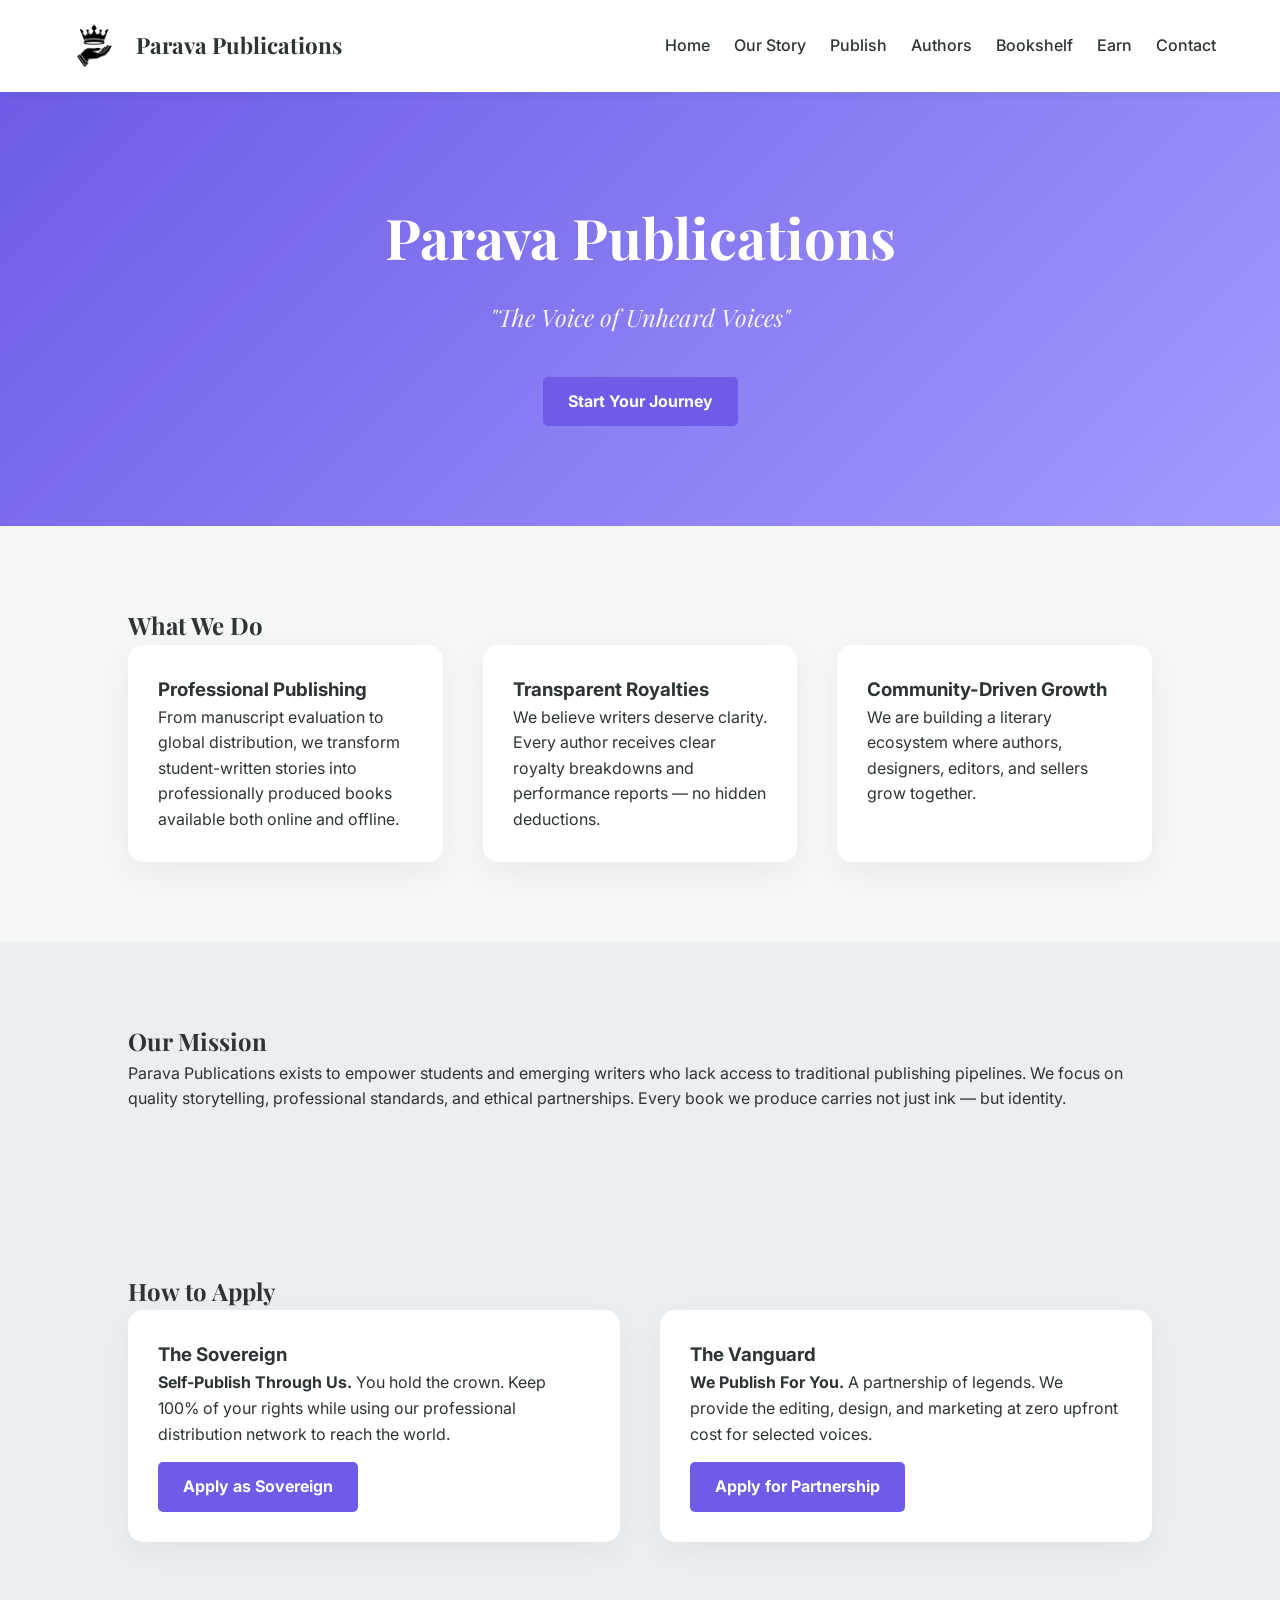
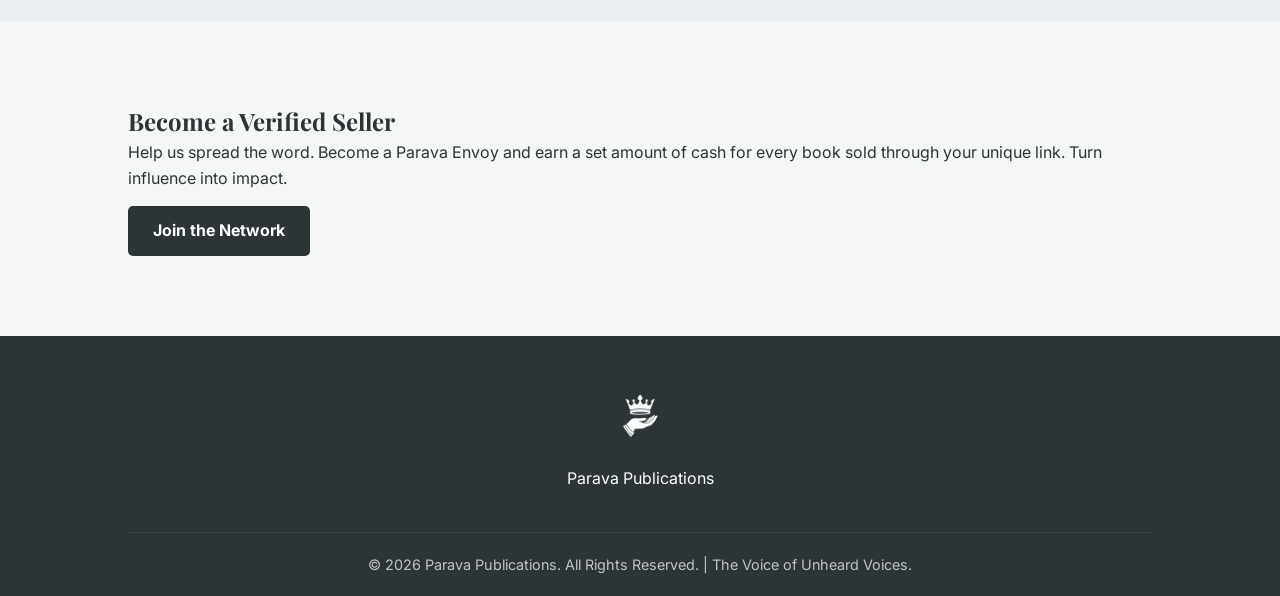
<file: index.html>
<!DOCTYPE html>
<html lang="en">
<head>
    <meta charset="UTF-8">
    <meta name="viewport" content="width=device-width, initial-scale=1.0">
    <title>Parava Publications | The Voice of Unheard Voices</title>
    <link rel="stylesheet" href="style.css">
    <link href="https://fonts.googleapis.com/css2?family=Inter:wght@300;400;700&family=Playfair+Display:ital,wght@0,700;1,700&display=swap" rel="stylesheet">
    
    <link rel="apple-touch-icon" sizes="180x180" href="favicon_io/apple-touch-icon.png">
    <link rel="icon" type="image/png" sizes="32x32" href="favicon_io/favicon-32x32.png">
    <link rel="icon" type="image/png" sizes="16x16" href="favicon_io/favicon-16x16.png">
    <link rel="manifest" href="favicon_io/site.webmanifest">
</head>
<body>

    <header>
        <div class="logo-container">
            <a href="index.html" class="brand-link">
            <img src="your-logo-file.png" alt="Parava Publications Logo">
            <span class="brand-name">Parava Publications</span>
            </a>
        </div>
        <nav>
            <a href="index.html">Home</a>
            <a href="about.html">Our Story</a>
            <a href="publish.html">Publish</a>
            <a href="authors.html">Authors</a>
            <a href="books.html">Bookshelf</a>
            <a href="sellers.html">Earn</a>
            <a href="contact.html">Contact</a>
        </nav>
    </header>

    <section class="hero">
        <h1>Parava Publications</h1>
        <p class="motto">"The Voice of Unheard Voices"</p>
        <br>
        <a href="publish.html" class="btn">Start Your Journey</a>
    </section>

    <section>
        <h2>What We Do</h2>
        <div class="grid">
            <div class="card">
                <h3>Professional Publishing</h3>
                <p>From manuscript evaluation to global distribution, we transform student-written stories into professionally produced books available both online and offline.</p>
            </div>

            <div class="card">
                <h3>Transparent Royalties</h3>
                <p>We believe writers deserve clarity. Every author receives clear royalty breakdowns and performance reports — no hidden deductions.</p>
            </div>

            <div class="card">
                <h3>Community-Driven Growth</h3>
                <p>We are building a literary ecosystem where authors, designers, editors, and sellers grow together.</p>
            </div>
    </section>

<section style="background:#eceff1;">
    <h2>Our Mission</h2>
    <p>Parava Publications exists to empower students and emerging writers who lack access to traditional publishing pipelines. We focus on quality storytelling, professional standards, and ethical partnerships. Every book we produce carries not just ink — but identity.</p>
</section>

    <section id="apply" style="background: #eceff1;">
        <h2>How to Apply</h2>
        <div class="grid">
            <div class="card">
                <h3>The Sovereign</h3>
                <p><strong>Self-Publish Through Us.</strong> You hold the crown. Keep 100% of your rights while using our professional distribution network to reach the world.</p>
                <a href="publish.html" class="btn">Apply as Sovereign</a>
            </div>
            <div class="card">
                <h3>The Vanguard</h3>
                <p><strong>We Publish For You.</strong> A partnership of legends. We provide the editing, design, and marketing at zero upfront cost for selected voices.</p>
                <a href="publish.html" class="btn">Apply for Partnership</a>
            </div>
        </div>
    </section>

    <section id="sellers">
        <h2>Become a Verified Seller</h2>
        <p>Help us spread the word. Become a Parava Envoy and earn a set amount of cash for every book sold through your unique link. Turn influence into impact.</p>
        <a href="sellers.html" class="btn" style="background: #2d3436;">Join the Network</a>
    </section>

    <footer>
        <div class="logo-container" style="margin-bottom: 20px;">
            <img src="your-logo-file.png" alt="Parava Footer Logo" style="filter: brightness(0) invert(1); margin: 0 auto;">
        </div>
        <p>Parava Publications</p>
        
        <div class="copyright">
            <p>&copy; 2026 Parava Publications. All Rights Reserved. | The Voice of Unheard Voices.</p>
        </div>
    </footer>

</body>
</html>
</file>
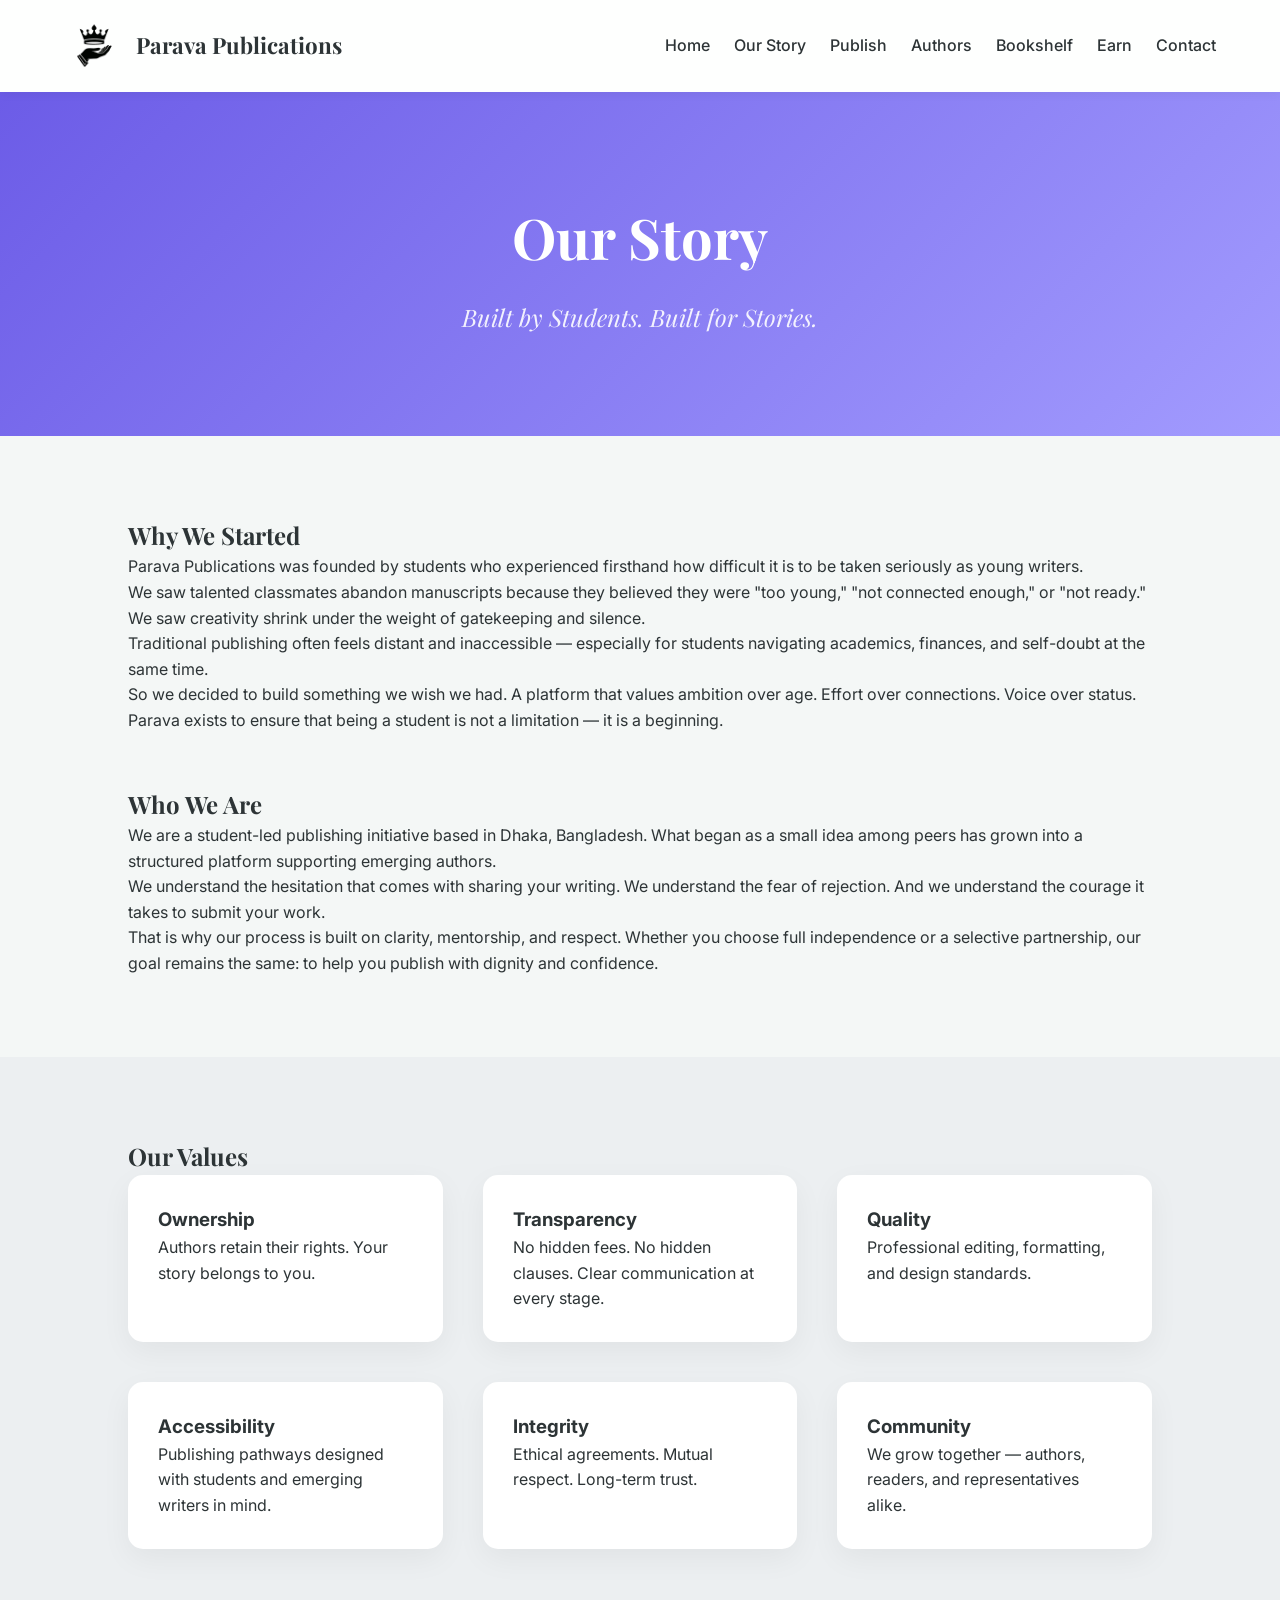
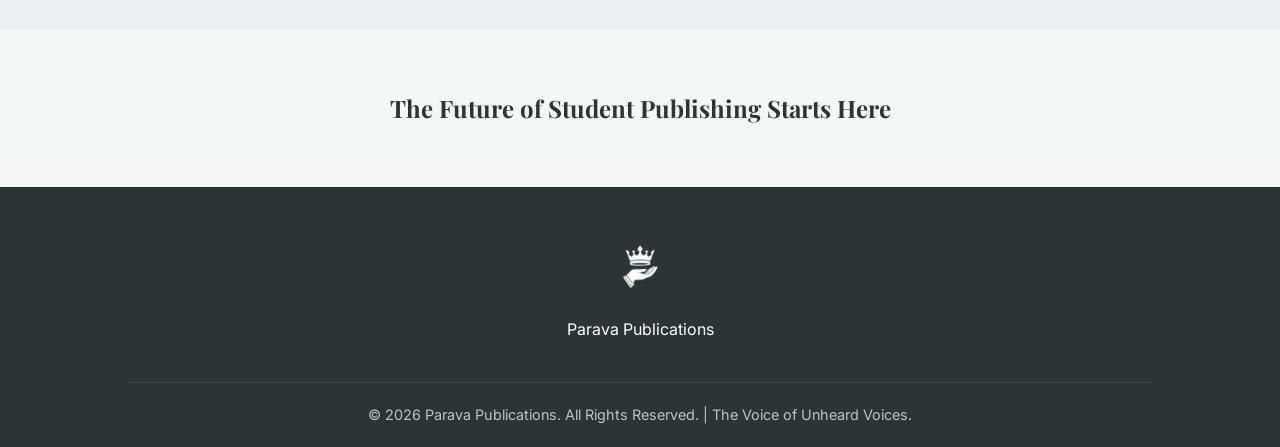
<file: about.html>
<!DOCTYPE html>
<html lang="en">
<head>
    <meta charset="UTF-8">
    <meta name="viewport" content="width=device-width, initial-scale=1.0">
    <link rel="stylesheet" href="style.css">
    <title>About Us | Parava Publications</title>
    <link href="https://fonts.googleapis.com/css2?family=Inter:wght@300;400;700&family=Playfair+Display:ital,wght@0,700;1,700&display=swap" rel="stylesheet">
    
    <link rel="apple-touch-icon" sizes="180x180" href="favicon_io/apple-touch-icon.png">
    <link rel="icon" type="image/png" sizes="32x32" href="favicon_io/favicon-32x32.png">
    <link rel="icon" type="image/png" sizes="16x16" href="favicon_io/favicon-16x16.png">
    <link rel="manifest" href="favicon_io/site.webmanifest">
</head>
<body>

<header>
    <div class="logo-container">
            <a href="index.html" class="brand-link">
            <img src="your-logo-file.png" alt="Parava Publications Logo">
            <span class="brand-name">Parava Publications</span>
            </a>
        </div>
        <nav>
            <a href="index.html">Home</a>
            <a href="about.html">Our Story</a>
            <a href="publish.html">Publish</a>
            <a href="authors.html">Authors</a>
            <a href="books.html">Bookshelf</a>
            <a href="sellers.html">Earn</a>
            <a href="contact.html">Contact</a>
        </nav>
</header>

<section class="hero">
    <h1>Our Story</h1>
    <p class="motto">Built by Students. Built for Stories.</p>
</section>

<section>
    <h2>Why We Started</h2>

    <p>
        Parava Publications was founded by students who experienced firsthand
        how difficult it is to be taken seriously as young writers.
    </p>

    <p>
        We saw talented classmates abandon manuscripts because they believed
        they were "too young," "not connected enough," or "not ready."
        We saw creativity shrink under the weight of gatekeeping and silence.
    </p>

    <p>
        Traditional publishing often feels distant and inaccessible —
        especially for students navigating academics, finances,
        and self-doubt at the same time.
    </p>

    <p>
        So we decided to build something we wish we had.
        A platform that values ambition over age.
        Effort over connections.
        Voice over status.
    </p>

    <p>
        Parava exists to ensure that being a student is not a limitation —
        it is a beginning.
    </p>
    <br>
    <br>
    <h2>Who We Are</h2>

    <p>
        We are a student-led publishing initiative based in Dhaka, Bangladesh.
        What began as a small idea among peers has grown into a structured
        platform supporting emerging authors.
    </p>

    <p>
        We understand the hesitation that comes with sharing your writing.
        We understand the fear of rejection.
        And we understand the courage it takes to submit your work.
    </p>

    <p>
        That is why our process is built on clarity, mentorship, and respect.
        Whether you choose full independence or a selective partnership,
        our goal remains the same:
        to help you publish with dignity and confidence.
    </p>
</section>

<section style="background:#eceff1;">
    <h2>Our Values</h2>
    <div class="grid">

        <div class="card">
            <h3>Ownership</h3>
            <p>Authors retain their rights. Your story belongs to you.</p>
        </div>

        <div class="card">
            <h3>Transparency</h3>
            <p>No hidden fees. No hidden clauses. Clear communication at every stage.</p>
        </div>

        <div class="card">
            <h3>Quality</h3>
            <p>Professional editing, formatting, and design standards.</p>
        </div>

        <div class="card">
            <h3>Accessibility</h3>
            <p>Publishing pathways designed with students and emerging writers in mind.</p>
        </div>

        <div class="card">
            <h3>Integrity</h3>
            <p>Ethical agreements. Mutual respect. Long-term trust.</p>
        </div>

        <div class="card">
            <h3>Community</h3>
            <p>We grow together — authors, readers, and representatives alike.</p>
        </div>

    </div>
</section>

<section style="text-align:center; padding: 60px 20px;">
    <h2>The Future of Student Publishing Starts Here</h2>
</section>

<footer>
    <div class="logo-container" style="margin-bottom: 20px;">
            <img src="your-logo-file.png" alt="Parava Footer Logo" style="filter: brightness(0) invert(1); margin: 0 auto;">
    </div>
    <p>Parava Publications</p>
        
    <div class="copyright">
        <p>&copy; 2026 Parava Publications. All Rights Reserved. | The Voice of Unheard Voices.</p>
    </div>
</footer>

</body>
</html>
</file>
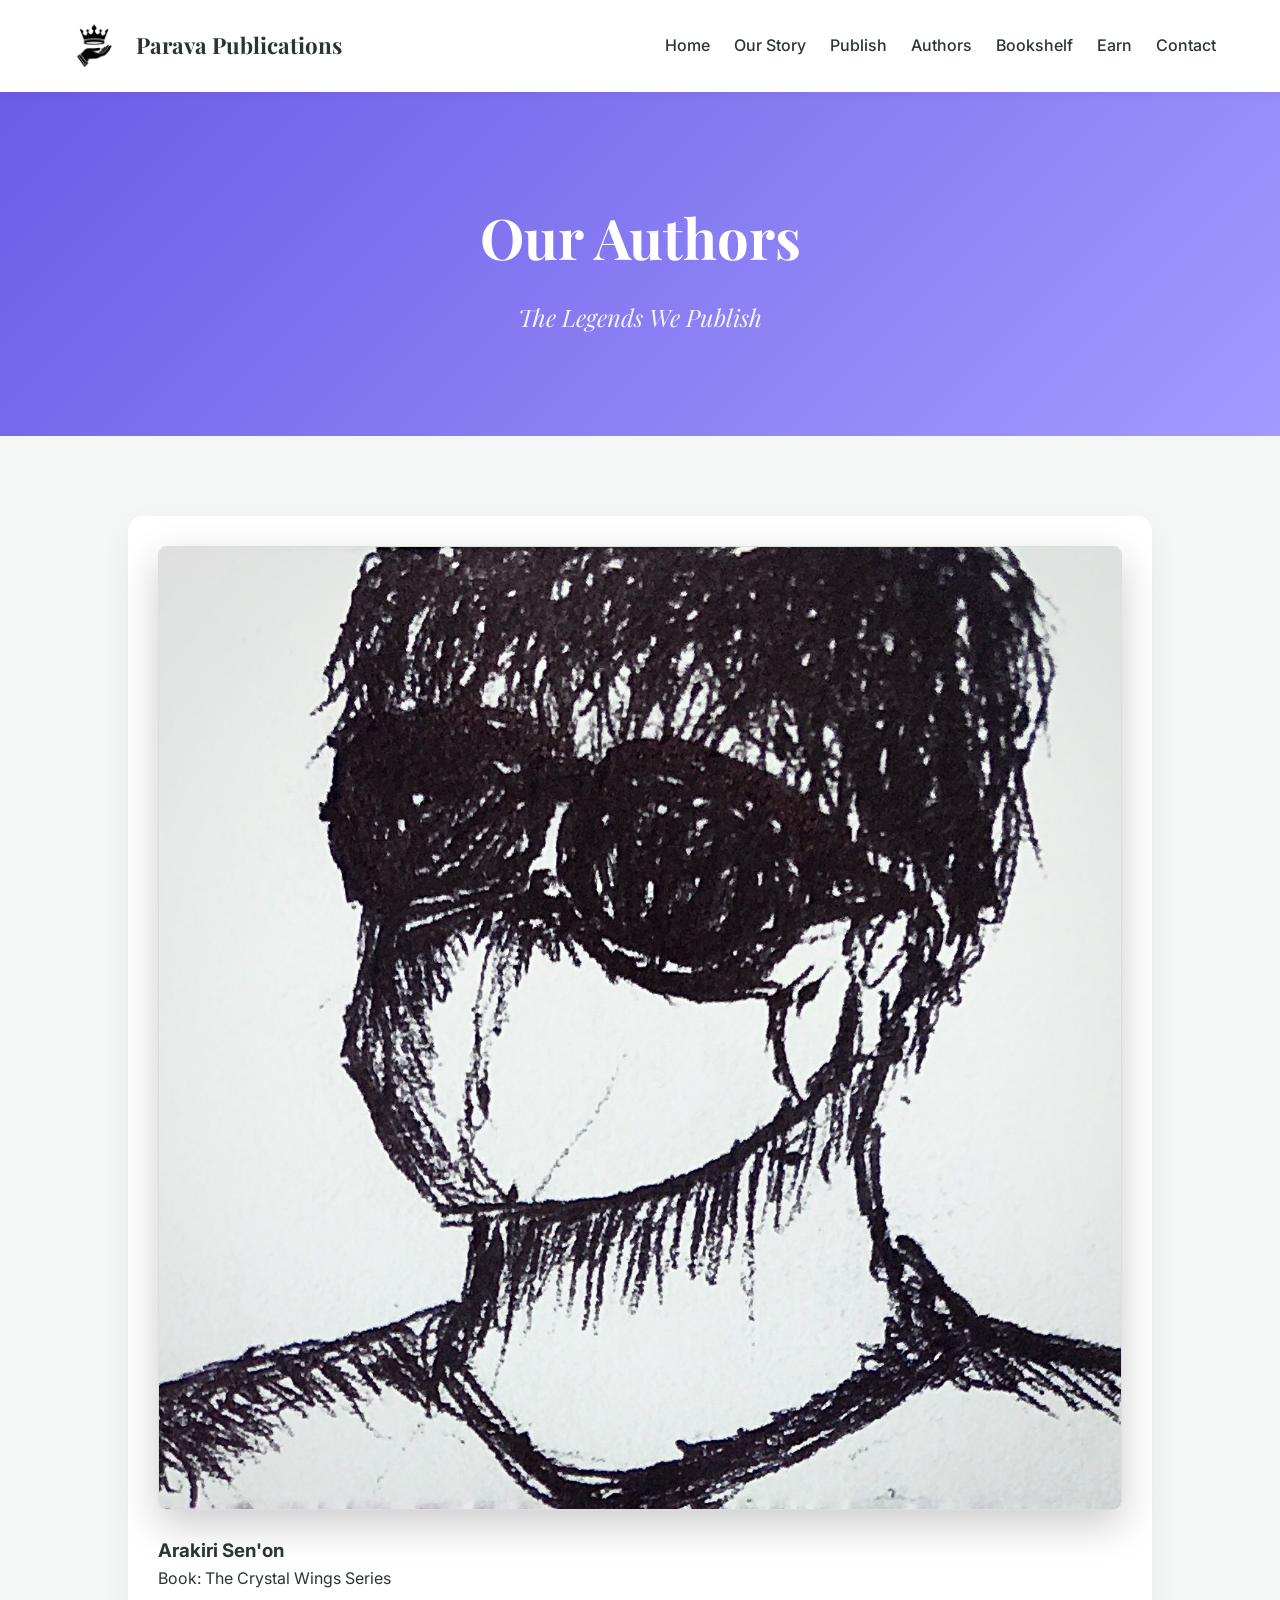
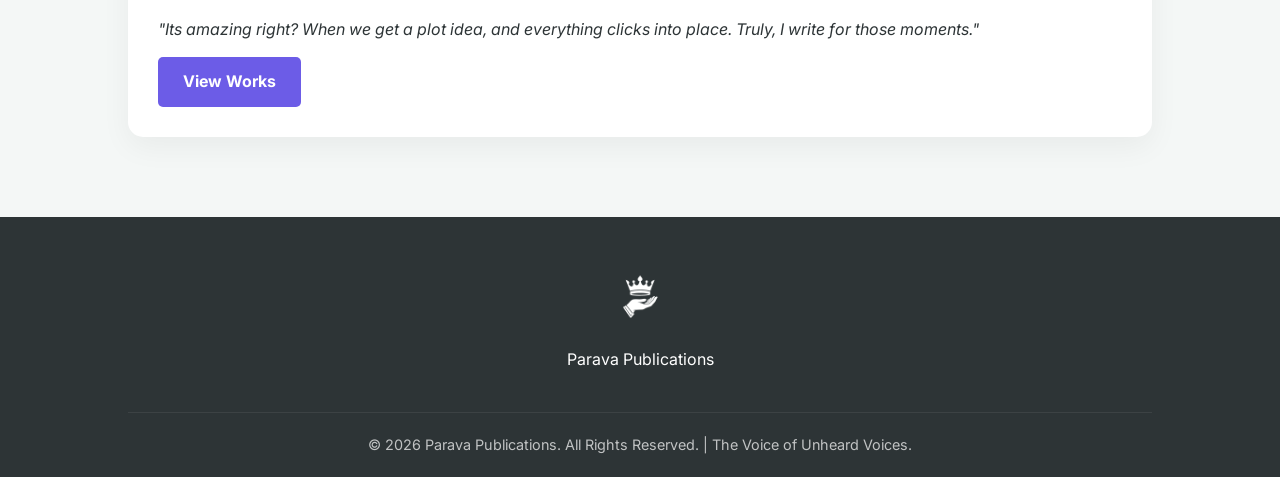
<file: authors.html>
<!DOCTYPE html>
<html lang="en">
<head>
    <meta charset="UTF-8">
    <meta name="viewport" content="width=device-width, initial-scale=1.0">
    <link rel="stylesheet" href="style.css">
    <title>Authors | Parava Publications</title>
    <link href="https://fonts.googleapis.com/css2?family=Inter:wght@300;400;700&family=Playfair+Display:ital,wght@0,700;1,700&display=swap" rel="stylesheet">
    
    <link rel="apple-touch-icon" sizes="180x180" href="favicon_io/apple-touch-icon.png">
    <link rel="icon" type="image/png" sizes="32x32" href="favicon_io/favicon-32x32.png">
    <link rel="icon" type="image/png" sizes="16x16" href="favicon_io/favicon-16x16.png">
    <link rel="manifest" href="favicon_io/site.webmanifest">
</head>
<body>

<header>
    <div class="logo-container">
            <a href="index.html" class="brand-link">
            <img src="your-logo-file.png" alt="Parava Publications Logo">
            <span class="brand-name">Parava Publications</span>
            </a>
        </div>
        <nav>
            <a href="index.html">Home</a>
            <a href="about.html">Our Story</a>
            <a href="publish.html">Publish</a>
            <a href="authors.html">Authors</a>
            <a href="books.html">Bookshelf</a>
            <a href="sellers.html">Earn</a>
            <a href="contact.html">Contact</a>
        </nav>
</header>

<section class="hero">
    <h1>Our Authors</h1>
    <p class="motto">The Legends We Publish</p>
</section>

<section>
    <div class="grid">

        <div class="card">
            <img src="author images/arakiri-senon.jpg" class="book-cover">
            <br>
            <h3>Arakiri Sen'on</h3>
            <p>Book: The Crystal Wings Series</p>
            <br>
            <p><i>"Its amazing right? When we get a plot idea, and everything clicks into place. Truly, I write for those moments."</i></p>
            <a href="books.html" class="btn">View Works</a>
        </div>

    </div>
</section>

<footer>
    <div class="logo-container" style="margin-bottom: 20px;">
            <img src="your-logo-file.png" alt="Parava Footer Logo" style="filter: brightness(0) invert(1); margin: 0 auto;">
    </div>
    <p>Parava Publications</p>
        
    <div class="copyright">
        <p>&copy; 2026 Parava Publications. All Rights Reserved. | The Voice of Unheard Voices.</p>
    </div>
</footer>

</body>
</html>
</file>
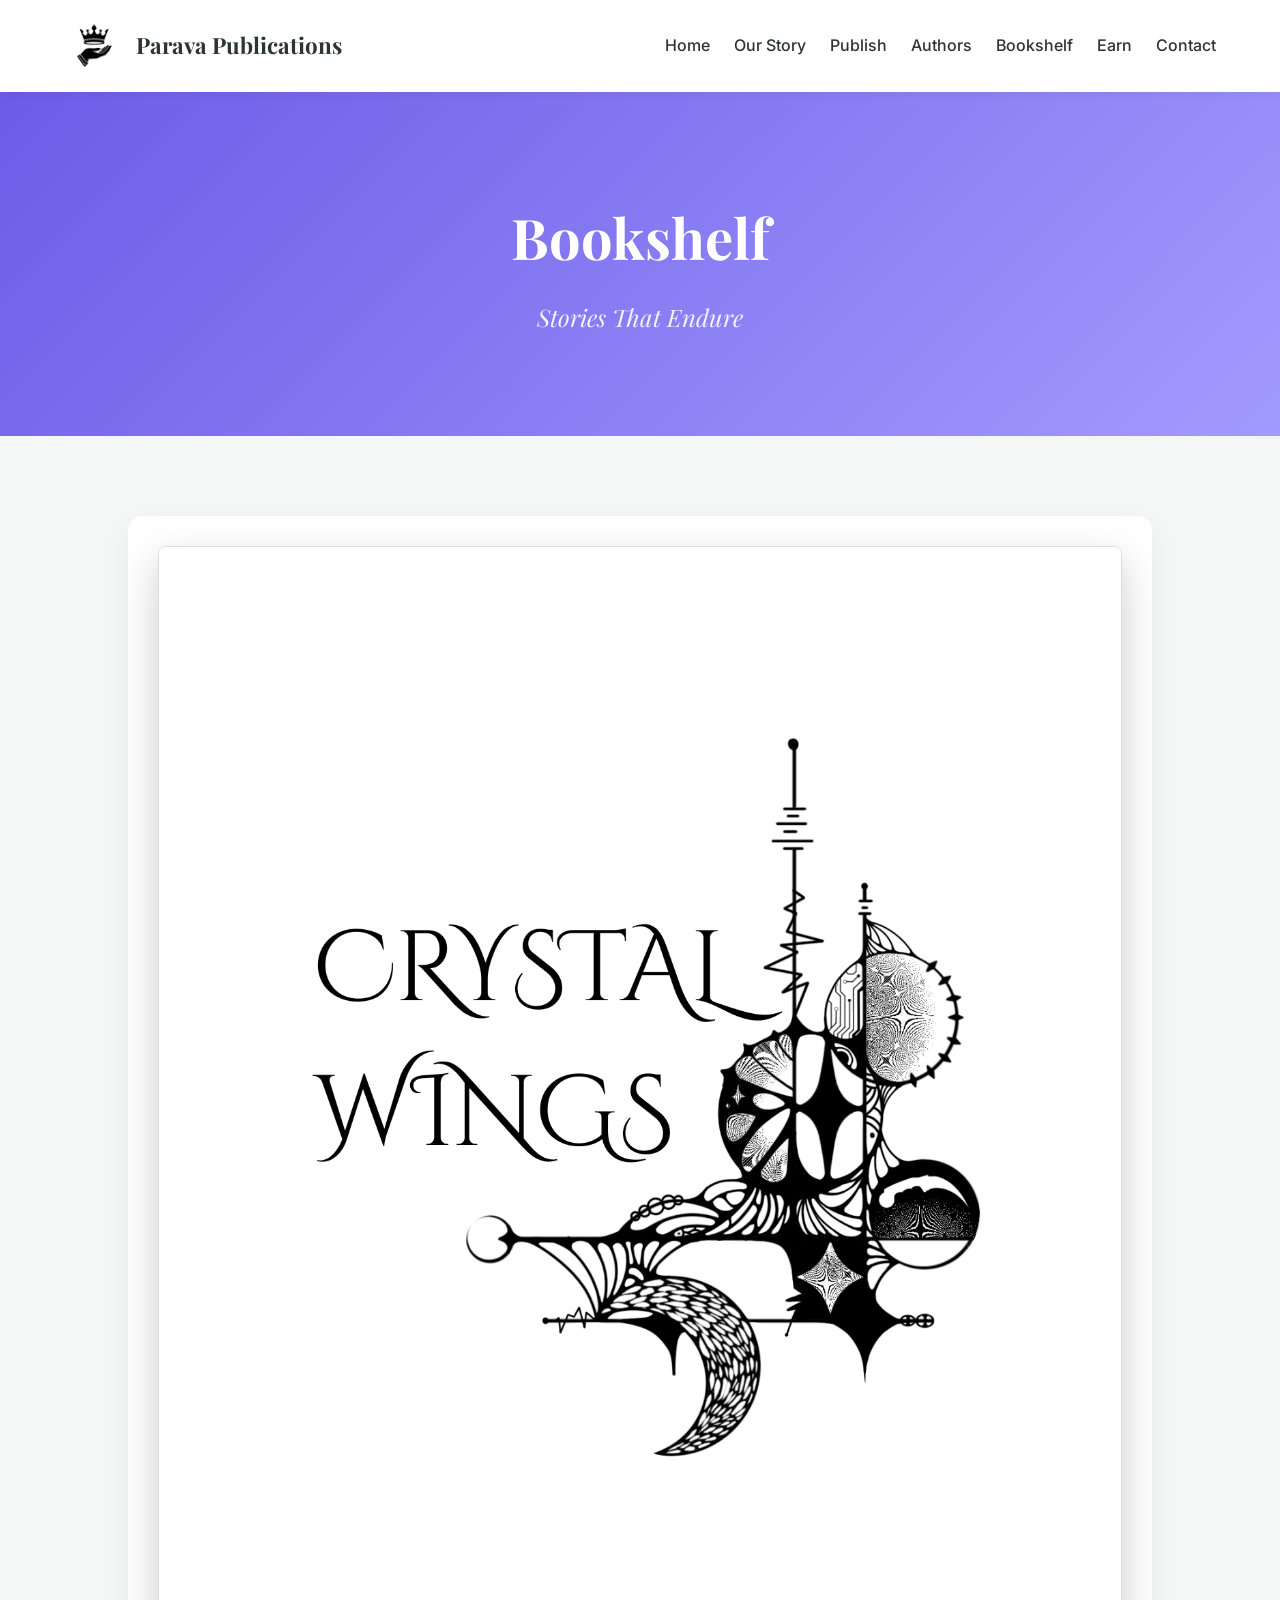
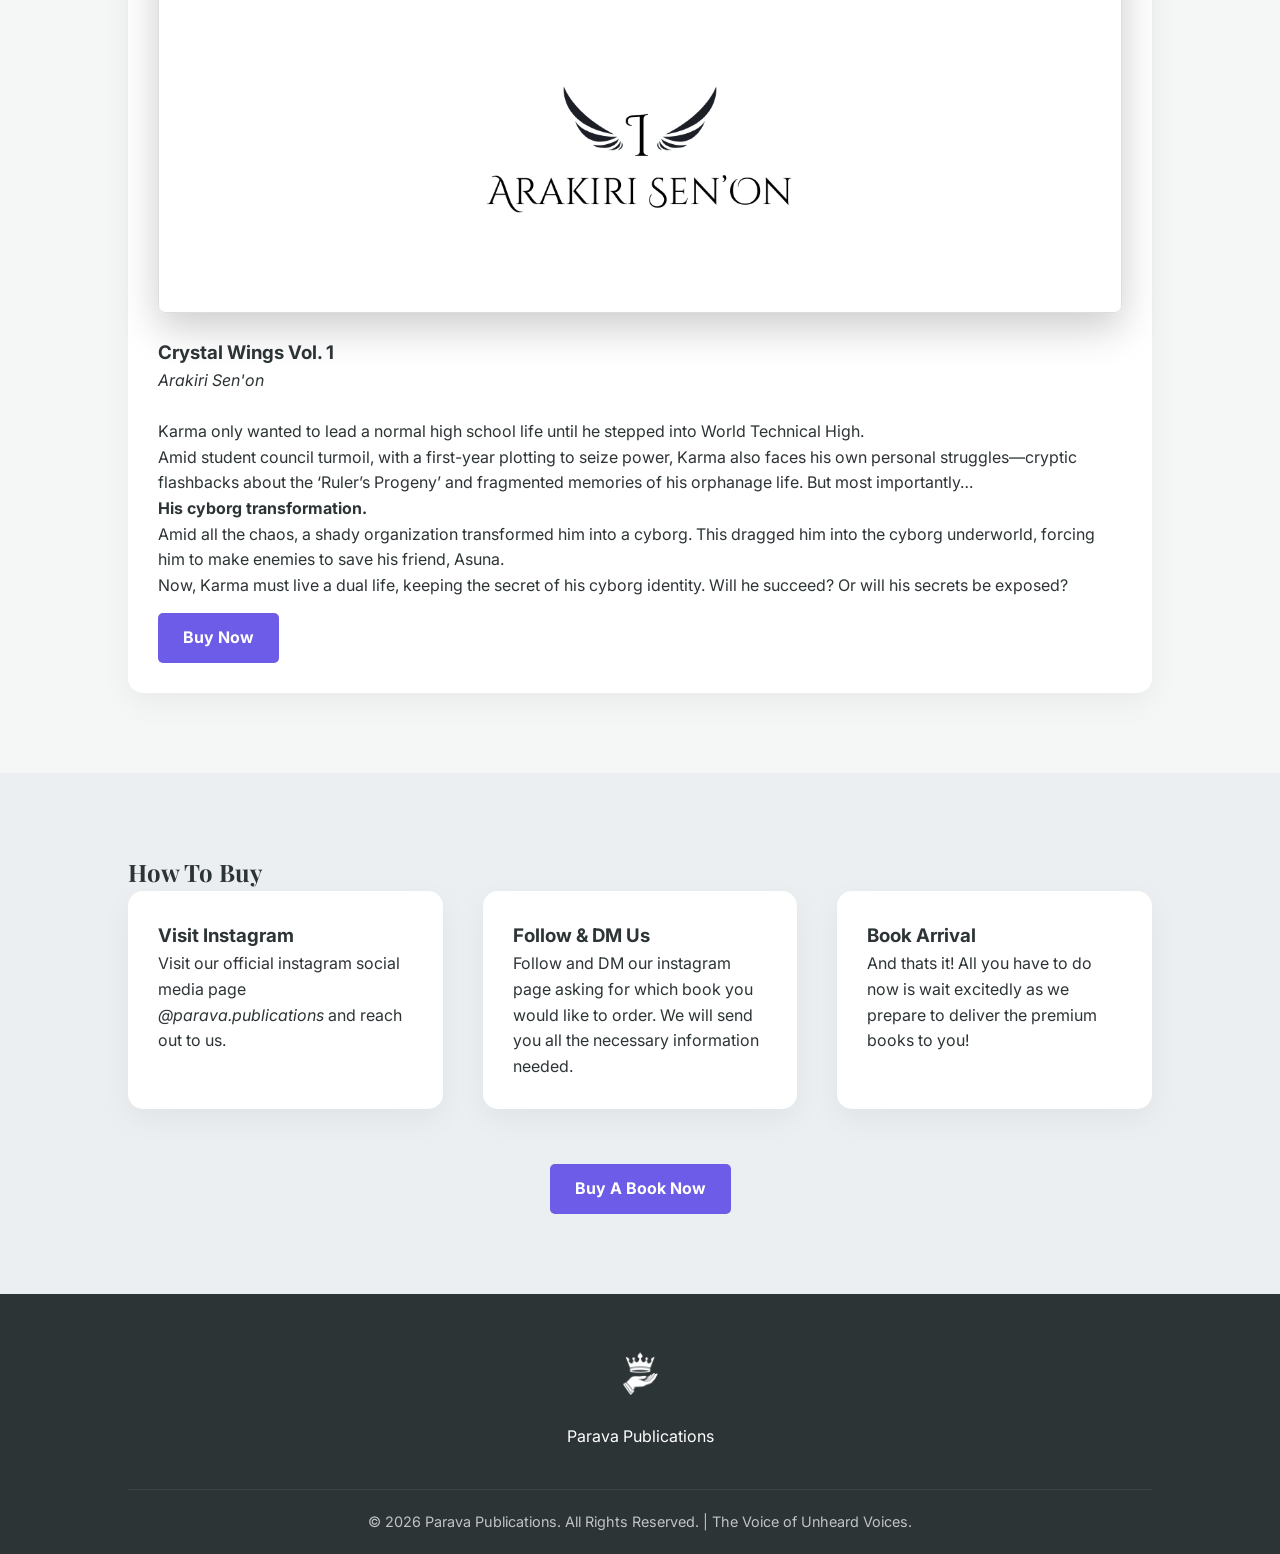
<file: books.html>
<!DOCTYPE html>
<html lang="en">
<head>
    <meta charset="UTF-8">
    <meta name="viewport" content="width=device-width, initial-scale=1.0">
    <link rel="stylesheet" href="style.css">
    <title>Books | Parava Publications</title>
    <link href="https://fonts.googleapis.com/css2?family=Inter:wght@300;400;700&family=Playfair+Display:ital,wght@0,700;1,700&display=swap" rel="stylesheet">
     
    <link rel="apple-touch-icon" sizes="180x180" href="favicon_io/apple-touch-icon.png">
    <link rel="icon" type="image/png" sizes="32x32" href="favicon_io/favicon-32x32.png">
    <link rel="icon" type="image/png" sizes="16x16" href="favicon_io/favicon-16x16.png">
    <link rel="manifest" href="favicon_io/site.webmanifest">
</head>
<body>

<header>
    <div class="logo-container">
            <a href="index.html" class="brand-link">
            <img src="your-logo-file.png" alt="Parava Publications Logo">
            <span class="brand-name">Parava Publications</span>
            </a>
        </div>
        <nav>
            <a href="index.html">Home</a>
            <a href="about.html">Our Story</a>
            <a href="publish.html">Publish</a>
            <a href="authors.html">Authors</a>
            <a href="books.html">Bookshelf</a>
            <a href="sellers.html">Earn</a>
            <a href="contact.html">Contact</a>
        </nav>
</header>

<section class="hero">
    <h1>Bookshelf</h1>
    <p class="motto">Stories That Endure</p>
</section>

<section>
    <div class="grid">

        <div class="card" id="crystal-wings-vol-one">
            <img src="book images/crystal-wings-vol-1.png" class="book-cover">
            <br>
            <h3>Crystal Wings Vol. 1</h3>
            <p><i>Arakiri Sen'on</i></p>
            <br>
            <p>Karma only wanted to lead a normal high school life until he stepped into World Technical High.<br>Amid student council turmoil, with a first-year plotting to seize power, Karma also faces his own personal struggles—cryptic flashbacks about the ‘Ruler’s Progeny’ and fragmented memories of his orphanage life. But most importantly…<br><b>His cyborg transformation.</b> <br>Amid all the chaos, a shady organization transformed him into a cyborg. This dragged him into the cyborg underworld, forcing him to make enemies to save his friend, Asuna.<br>Now, Karma must live a dual life, keeping the secret of his cyborg identity. Will he succeed? Or will his secrets be exposed?</p>
            <a href="#how-to-buy" class="btn">Buy Now</a>
        </div>

    </div>
</section>

<section style="background:#eceff1;" id="how-to-buy">
    <h2>How To Buy</h2>
    <div class="grid">
        <div class="card">
            <h3>Visit Instagram</h3>
            <p>Visit our official instagram social media page <i>@parava.publications</i> and reach out to us.</p>
        </div>
        <div class="card">
            <h3>Follow & DM Us</h3>
            <p>Follow and DM our instagram page asking for which book you would like to order. We will send you all the necessary information needed.</p>
        </div>
        <div class="card">
            <h3>Book Arrival</h3>
            <p>And thats it! All you have to do now is wait excitedly as we prepare to deliver the premium books to you!</p>
        </div>
    </div>

    <div style="text-align: center; margin-top: 40px;">
        <a href="https://www.instagram.com/parava.publications/" target="_blank" class="btn">
            Buy A Book Now
        </a>
    </div>
</section>

<footer>
    <div class="logo-container" style="margin-bottom: 20px;">
            <img src="your-logo-file.png" alt="Parava Footer Logo" style="filter: brightness(0) invert(1); margin: 0 auto;">
    </div>
    <p>Parava Publications</p>
        
    <div class="copyright">
        <p>&copy; 2026 Parava Publications. All Rights Reserved. | The Voice of Unheard Voices.</p>
    </div>
</footer>

</body>
</html>
</file>
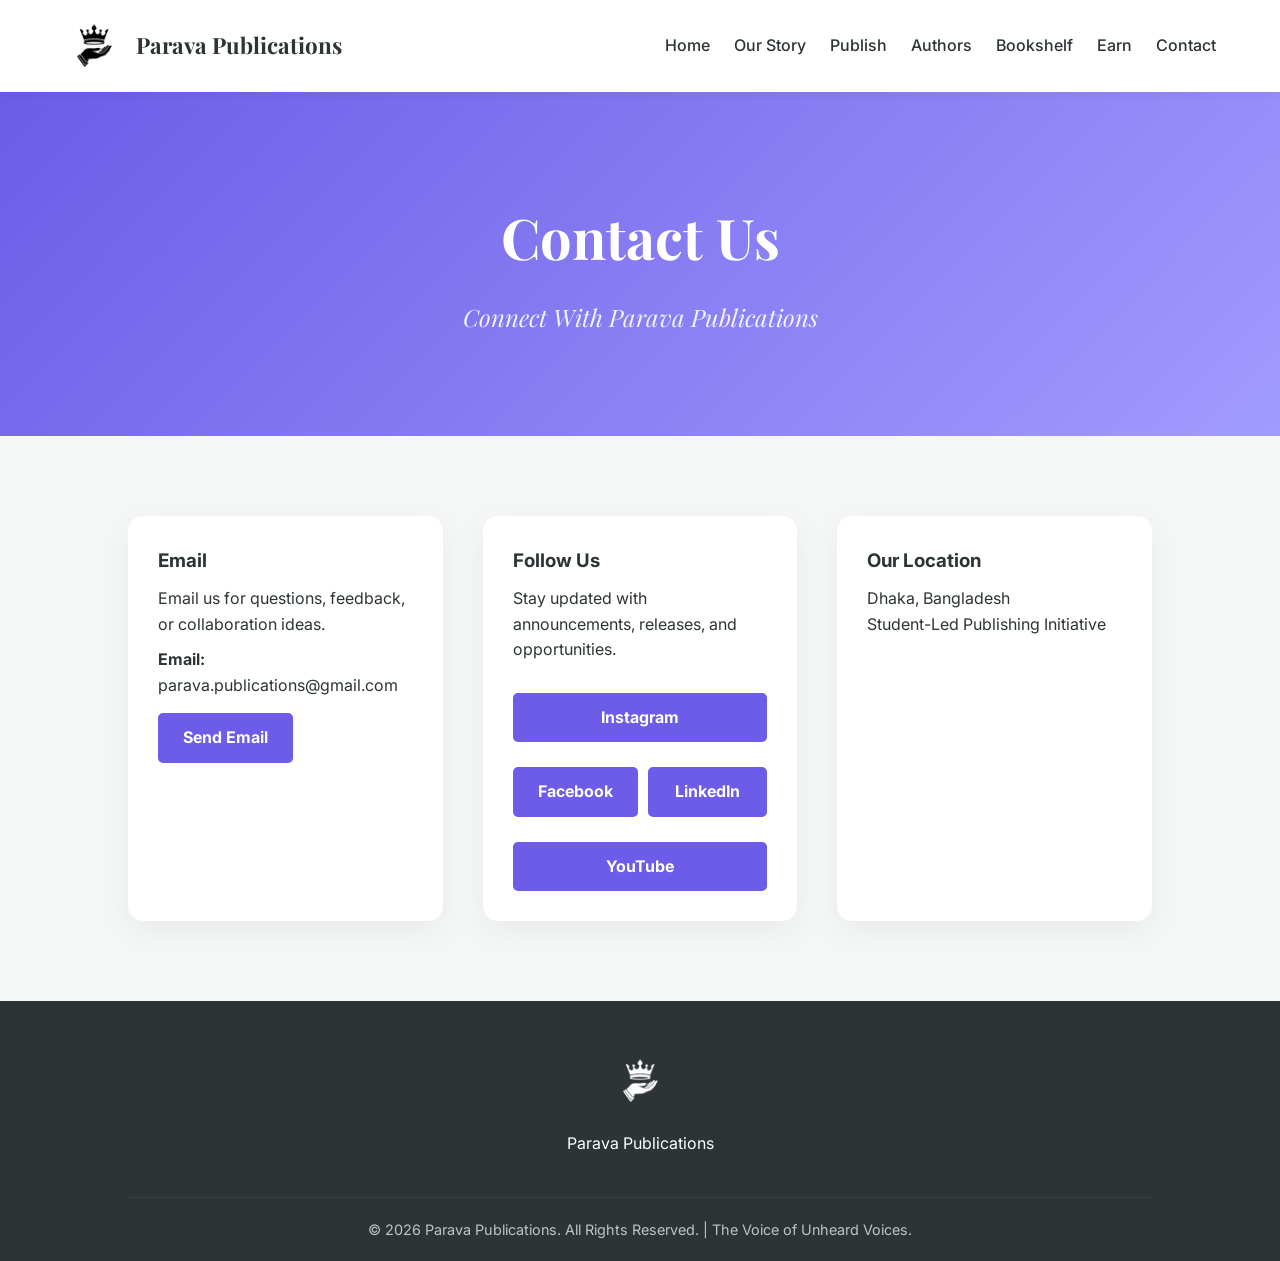
<file: contact.html>
<!DOCTYPE html>
<html lang="en">
<head>
    <meta charset="UTF-8">
    <meta name="viewport" content="width=device-width, initial-scale=1.0">
    <title>Contact Us | Parava Publications</title>
    <link rel="stylesheet" href="style.css">
    <link href="https://fonts.googleapis.com/css2?family=Inter:wght@300;400;700&family=Playfair+Display:ital,wght@0,700;1,700&display=swap" rel="stylesheet">
    <style>
        .card p {
            margin-top: 10px;
        }

        .card strong {
            color: var(--primary);
        }

        .card .btn {
            margin-top: 15px;
            display: inline-block;
        }
    </style>

    <link rel="apple-touch-icon" sizes="180x180" href="favicon_io/apple-touch-icon.png">
    <link rel="icon" type="image/png" sizes="32x32" href="favicon_io/favicon-32x32.png">
    <link rel="icon" type="image/png" sizes="16x16" href="favicon_io/favicon-16x16.png">
    <link rel="manifest" href="favicon_io/site.webmanifest">
</head>
<body>

<header>
    <div class="logo-container">
            <a href="index.html" class="brand-link">
            <img src="your-logo-file.png" alt="Parava Publications Logo">
            <span class="brand-name">Parava Publications</span>
            </a>
        </div>
        <nav>
            <a href="index.html">Home</a>
            <a href="about.html">Our Story</a>
            <a href="publish.html">Publish</a>
            <a href="authors.html">Authors</a>
            <a href="books.html">Bookshelf</a>
            <a href="sellers.html">Earn</a>
            <a href="contact.html">Contact</a>
        </nav>
</header>

<section class="hero">
    <h1>Contact Us</h1>
    <p class="motto">Connect With Parava Publications</p>
</section>

<section>
    <div class="grid">

        <!-- General Contact -->
        <div class="card">
            <h3>Email</h3>
            <p>Email us for questions, feedback, or collaboration ideas.</p>
            <p><strong>Email:</strong><br> parava.publications@gmail.com</p>
            <a href="mailto:parava.publications@gmail.com" class="btn">Send Email</a>
        </div>

        <!-- Social Media -->
        <div class="card">
            <h3>Follow Us</h3>
            <p>Stay updated with announcements, releases, and opportunities.</p>

            <div class="social-buttons">
                <a href="https://instagram.com/parava.publications" target="_blank" class="btn">Instagram</a>
                <a href="https://facebook.com/paravapublications" target="_blank" class="btn">Facebook</a>
                <a href="https://linkedin.com/company/parava-publications" target="_blank" class="btn">LinkedIn</a>
                <a href="https://youtube.com/@paravapress" target="_blank" class="btn">YouTube</a>
            </div>
        </div>

        <!-- Location -->
        <div class="card">
            <h3>Our Location</h3>
            <p>
                Dhaka, Bangladesh<br>
                Student-Led Publishing Initiative
            </p>
        </div>

    </div>
</section>


<footer>
    <div class="logo-container" style="margin-bottom: 20px;">
            <img src="your-logo-file.png" alt="Parava Footer Logo" style="filter: brightness(0) invert(1); margin: 0 auto;">
    </div>
    <p>Parava Publications</p>
        
    <div class="copyright">
        <p>&copy; 2026 Parava Publications. All Rights Reserved. | The Voice of Unheard Voices.</p>
    </div>
</footer>

</body>
</html>
</file>
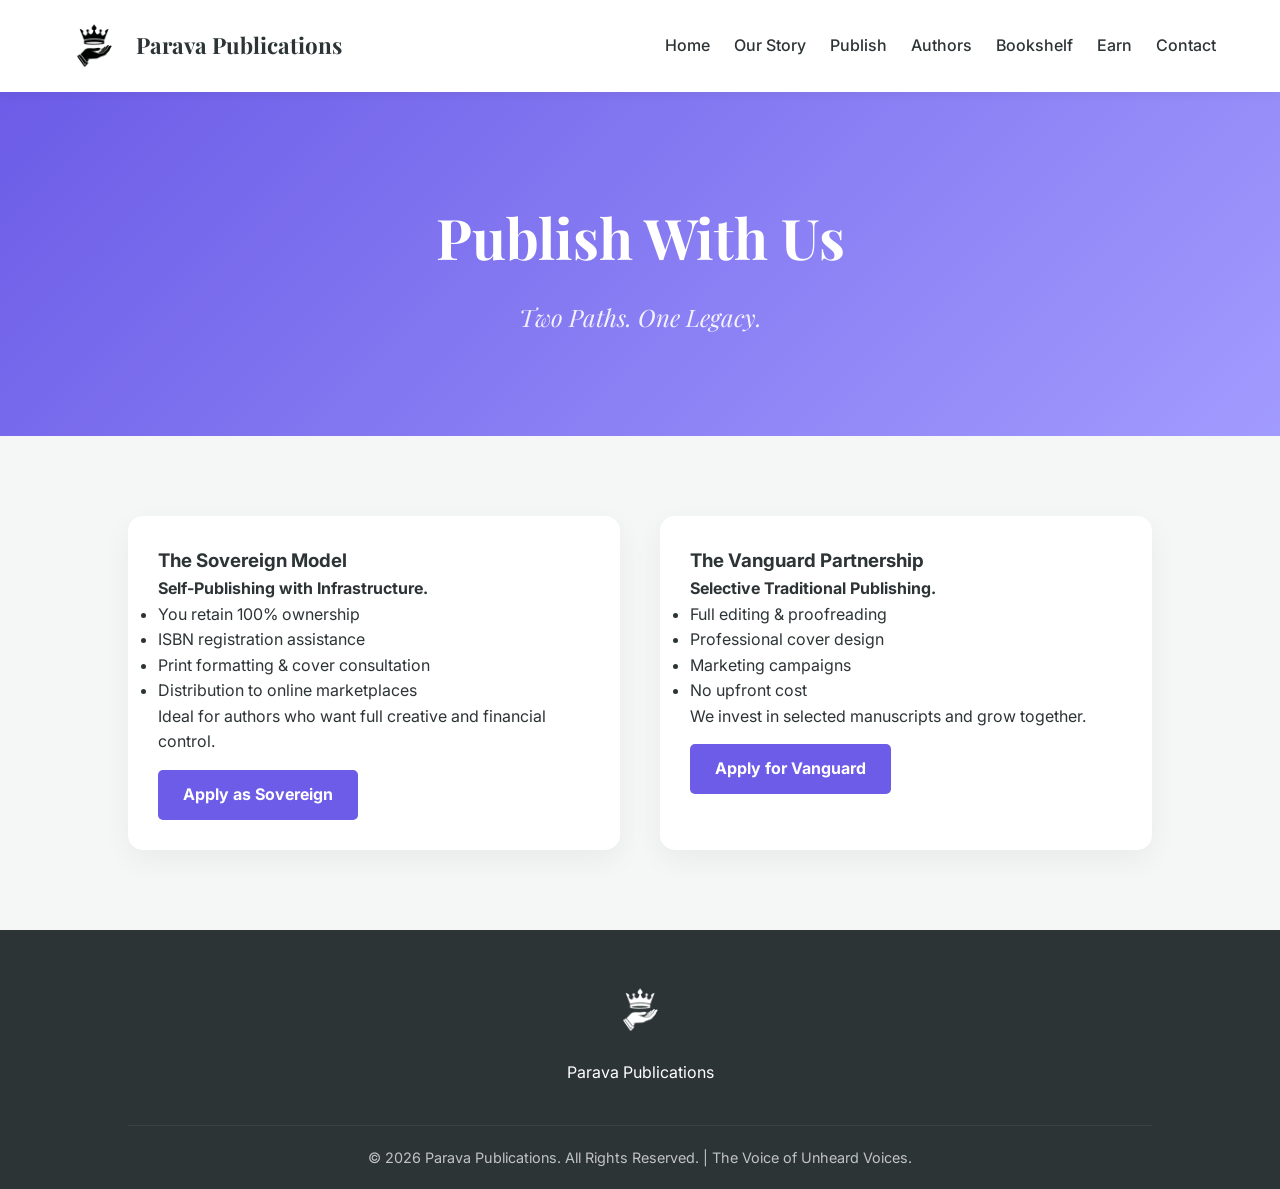
<file: publish.html>
<!DOCTYPE html>
<html lang="en">
<head>
    <meta charset="UTF-8">
    <meta name="viewport" content="width=device-width, initial-scale=1.0">
    <link rel="stylesheet" href="style.css">
    <title>Publish | Parava Publications</title>
    <link href="https://fonts.googleapis.com/css2?family=Inter:wght@300;400;700&family=Playfair+Display:ital,wght@0,700;1,700&display=swap" rel="stylesheet">
    
    <link rel="apple-touch-icon" sizes="180x180" href="favicon_io/apple-touch-icon.png">
    <link rel="icon" type="image/png" sizes="32x32" href="favicon_io/favicon-32x32.png">
    <link rel="icon" type="image/png" sizes="16x16" href="favicon_io/favicon-16x16.png">
    <link rel="manifest" href="favicon_io/site.webmanifest">
</head>
<body>

<script>
function openPopup(type) {
    if (type === 'sovereign') {
        document.getElementById('sovereignPopup').style.display = 'flex';
    } else if (type === 'vanguard') {
        document.getElementById('vanguardPopup').style.display = 'flex';
    }
    document.body.style.overflow = 'hidden';
}

function closePopup(type) {
    if (type === 'sovereign') {
        document.getElementById('sovereignPopup').style.display = 'none';
    } else if (type === 'vanguard') {
        document.getElementById('vanguardPopup').style.display = 'none';
    }
    document.body.style.overflow = 'auto';
}
</script>


    <!-- Sovereign Popup -->
<div class="popup-overlay" id="sovereignPopup">
    <div class="popup-card">
        <span class="close-btn" onclick="closePopup('sovereign')">&times;</span>

        <h2>The Sovereign Application</h2>
        <p>
            The Sovereign Model is designed for independent authors who wish to retain
            full creative and financial control.
        </p>

        <h3>How To Apply:</h3>
        <ul class="popup-list">
            <li>Visit our official Instagram page.</li>
            <li>Send us a direct message expressing interest.</li>
            <li>We will schedule a virtual consultation meeting.</li>
            <li>During the meeting, we discuss your manuscript and publishing goals.</li>
        </ul>

        <p>
            Every Sovereign begins with a conversation.
        </p>

        <a href="https://www.instagram.com/parava.publications/" class="btn">Visit Instagram</a>
    </div>
</div>


<!-- Vanguard Popup -->
<div class="popup-overlay" id="vanguardPopup">
    <div class="popup-card">
        <span class="close-btn" onclick="closePopup('vanguard')">&times;</span>

        <h2>The Vanguard Partnership</h2>
        <p>
            Vanguard is selective. We invest fully in manuscripts we believe in.
        </p>

        <h3>Submission Requirements:</h3>
        <ul class="popup-list">
            <li>A complete story summary (full plot overview).</li>
            <li>The first 5,000 words of your manuscript.</li>
            <li>A professional query letter pitching your idea.</li>
        </ul>

        <p>
            Send all materials to:
            <strong>parava.publications@gmail.com</strong>
        </p>

        <p>
            If your manuscript aligns with our vision, we will reach out directly.
        </p>

        <a href="mailto:parava.publications@gmail.com" class="btn">
            Submit via Email
        </a>
    </div>
</div>

<header>
    <div class="logo-container">
            <a href="index.html" class="brand-link">
            <img src="your-logo-file.png" alt="Parava Publications Logo">
            <span class="brand-name">Parava Publications</span>
            </a>
        </div>
        <nav>
            <a href="index.html">Home</a>
            <a href="about.html">Our Story</a>
            <a href="publish.html">Publish</a>
            <a href="authors.html">Authors</a>
            <a href="books.html">Bookshelf</a>
            <a href="sellers.html">Earn</a>
            <a href="contact.html">Contact</a>
        </nav>
</header>

<section class="hero">
    <h1>Publish With Us</h1>
    <p class="motto">Two Paths. One Legacy.</p>
</section>

<section>
    <div class="grid">

        <div class="card">
            <h3>The Sovereign Model</h3>
            <p><strong>Self-Publishing with Infrastructure.</strong></p>

            <ul>
                <li>You retain 100% ownership</li>
                <li>ISBN registration assistance</li>
                <li>Print formatting & cover consultation</li>
                <li>Distribution to online marketplaces</li>
            </ul>

            <p>
                Ideal for authors who want full creative and financial control.
            </p>

            <a href="#" class="btn" onclick="openPopup('sovereign')">Apply as Sovereign</a>
        </div>

        <div class="card">
            <h3>The Vanguard Partnership</h3>
            <p><strong>Selective Traditional Publishing.</strong></p>

            <ul>
                <li>Full editing & proofreading</li>
                <li>Professional cover design</li>
                <li>Marketing campaigns</li>
                <li>No upfront cost</li>
            </ul>

            <p>
                We invest in selected manuscripts and grow together.
            </p>

            <a href="#" class="btn" onclick="openPopup('vanguard')">Apply for Vanguard</a>
        </div>

    </div>
</section>

<footer>
    <div class="logo-container" style="margin-bottom: 20px;">
            <img src="your-logo-file.png" alt="Parava Footer Logo" style="filter: brightness(0) invert(1); margin: 0 auto;">
    </div>
    <p>Parava Publications</p>
        
    <div class="copyright">
        <p>&copy; 2026 Parava Publications. All Rights Reserved. | The Voice of Unheard Voices.</p>
    </div>
</footer>

</body>
</html>
</file>
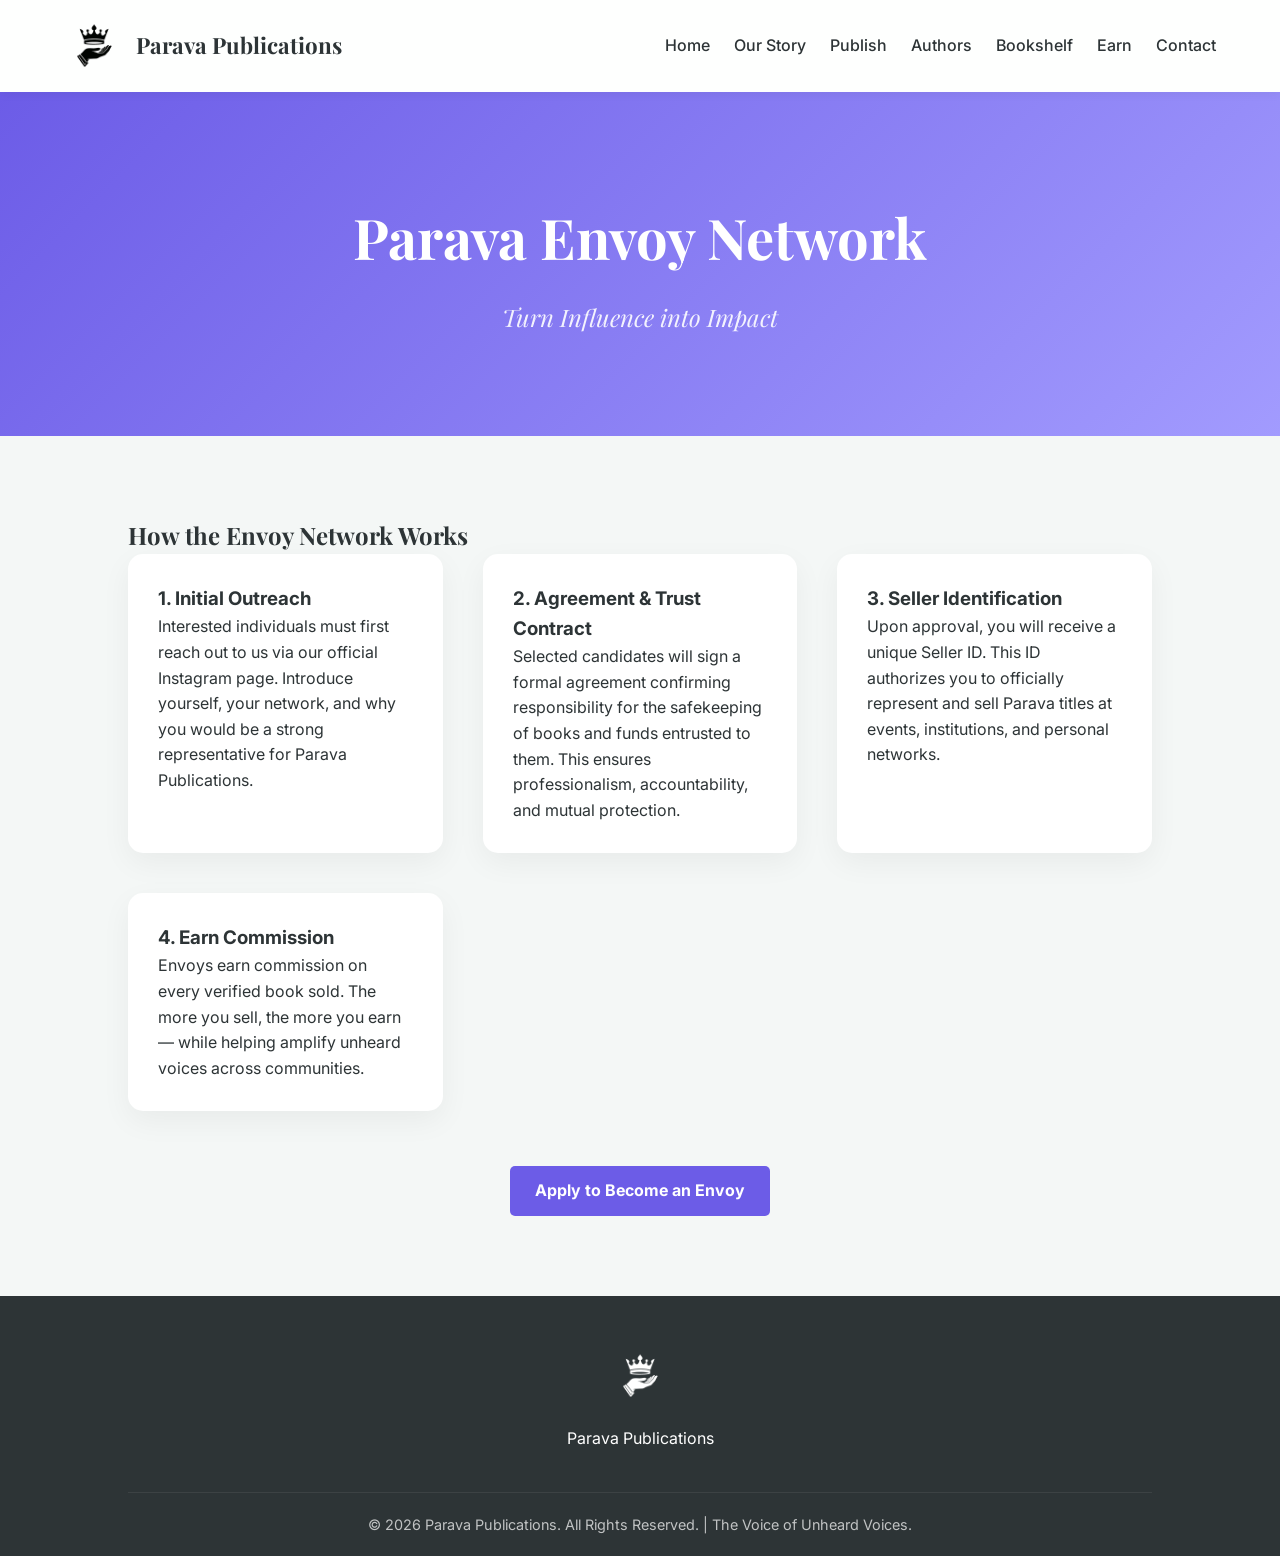
<file: sellers.html>
<!DOCTYPE html>
<html lang="en">
<head>
    <meta charset="UTF-8">
    <meta name="viewport" content="width=device-width, initial-scale=1.0">
    <link rel="stylesheet" href="style.css">
    <title>Earn | Parava Publications</title>
    <link href="https://fonts.googleapis.com/css2?family=Inter:wght@300;400;700&family=Playfair+Display:ital,wght@0,700;1,700&display=swap" rel="stylesheet">
     
    <link rel="apple-touch-icon" sizes="180x180" href="favicon_io/apple-touch-icon.png">
    <link rel="icon" type="image/png" sizes="32x32" href="favicon_io/favicon-32x32.png">
    <link rel="icon" type="image/png" sizes="16x16" href="favicon_io/favicon-16x16.png">
    <link rel="manifest" href="favicon_io/site.webmanifest">
</head>
<body>

<header>
    <div class="logo-container">
            <a href="index.html" class="brand-link">
            <img src="your-logo-file.png" alt="Parava Publications Logo">
            <span class="brand-name">Parava Publications</span>
            </a>
        </div>
        <nav>
            <a href="index.html">Home</a>
            <a href="about.html">Our Story</a>
            <a href="publish.html">Publish</a>
            <a href="authors.html">Authors</a>
            <a href="books.html">Bookshelf</a>
            <a href="sellers.html">Earn</a>
            <a href="contact.html">Contact</a>
        </nav>
</header>

<section class="hero">
    <h1>Parava Envoy Network</h1>
    <p class="motto">Turn Influence into Impact</p>
</section>

<section>
    <h2>How the Envoy Network Works</h2>
    <div class="grid">

        <div class="card">
            <h3>1. Initial Outreach</h3>
            <p>
                Interested individuals must first reach out to us via our official Instagram page.
                Introduce yourself, your network, and why you would be a strong representative
                for Parava Publications.
            </p>
        </div>

        <div class="card">
            <h3>2. Agreement & Trust Contract</h3>
            <p>
                Selected candidates will sign a formal agreement confirming responsibility
                for the safekeeping of books and funds entrusted to them.
                This ensures professionalism, accountability, and mutual protection.
            </p>
        </div>

        <div class="card">
            <h3>3. Seller Identification</h3>
            <p>
                Upon approval, you will receive a unique Seller ID. This ID authorizes you
                to officially represent and sell Parava titles at events, institutions,
                and personal networks.
            </p>
        </div>

        <div class="card">
            <h3>4. Earn Commission</h3>
            <p>
                Envoys earn commission on every verified book sold.
                The more you sell, the more you earn — while helping amplify
                unheard voices across communities.
            </p>
        </div>

    </div>

    <div style="text-align: center; margin-top: 40px;">
        <a href="https://www.instagram.com/parava.publications/" target="_blank" class="btn">
            Apply to Become an Envoy
        </a>
    </div>
</section>


<footer>
    <div class="logo-container" style="margin-bottom: 20px;">
            <img src="your-logo-file.png" alt="Parava Footer Logo" style="filter: brightness(0) invert(1); margin: 0 auto;">
    </div>
    <p>Parava Publications</p>
        
    <div class="copyright">
        <p>&copy; 2026 Parava Publications. All Rights Reserved. | The Voice of Unheard Voices.</p>
    </div>
</footer>

</body>
</html>
</file>
<file: style.css>
:root {
            --primary: #2d3436;
            --accent: #6c5ce7;
            --text-dark: #2d3436;
            --text-light: #fdfdfd;
            --bg-glass: rgba(255, 255, 255, 0.9);
        }

        * { margin: 0; padding: 0; box-sizing: border-box; }

        body {
            font-family: 'Inter', sans-serif;
            line-height: 1.6;
            color: var(--text-dark);
            background: #f4f7f6;
        }

        h1, h2, .motto {
            font-family: 'Playfair Display', serif;
        }

        /* --- Header & Logo --- */
        header {
            background: var(--bg-glass);
            padding: 1rem 5%;
            position: sticky;
            top: 0;
            display: flex;
            justify-content: space-between;
            align-items: center;
            box-shadow: 0 2px 10px rgba(0,0,0,0.05);
            z-index: 1000;
        }

        .logo-container img {
            max-height: 60px; /* Adjust height to your shape */
            width: auto;
            display: block;
        }

        .logo-container {
            display: flex;
            align-items: center;
            gap: 12px;
        }

        .brand-name {
            font-family: 'Playfair Display', serif;
            font-size: 1.4rem;
            font-weight: 700;
            color: var(--primary);
        }

        nav a {
            text-decoration: none;
            color: var(--text-dark);
            margin-left: 20px;
            font-weight: 500;
            transition: color 0.3s;
        }

        nav a:hover { color: var(--accent); }

        /* --- Hero Section --- */
        .hero {
            padding: 100px 10%;
            text-align: center;
            background: linear-gradient(135deg, #6c5ce7 0%, #a29bfe 100%);
            color: white;
        }

        .hero h1 { font-size: 3.5rem; margin-bottom: 1rem; }
        .motto { font-style: italic; font-size: 1.5rem; opacity: 0.9; }

        /* --- Sections --- */
        section { padding: 80px 10%; }
        .grid { display: grid; grid-template-columns: repeat(auto-fit, minmax(300px, 1fr)); gap: 40px; }

        .card {
            background: white;
            padding: 30px;
            border-radius: 15px;
            box-shadow: 0 10px 30px rgba(0,0,0,0.05);
            transition: transform 0.3s;
        }

        .card:hover { transform: translateY(-5px); }

        /* --- Buttons --- */
        .btn {
            display: inline-block;
            background: var(--accent);
            color: white;
            padding: 12px 25px;
            border-radius: 5px;
            text-decoration: none;
            margin-top: 15px;
            font-weight: bold;
        }

        /* --- Footer --- */
        footer {
            background: var(--primary);
            color: white;
            padding: 50px 10% 20px;
            text-align: center;
        }

        .copyright {
            margin-top: 40px;
            padding-top: 20px;
            border-top: 1px solid rgba(255,255,255,0.1);
            font-size: 0.9rem;
            opacity: 0.7;
        }
        .book-cover {
            width: 100%;
            height: auto;
            display: block;
            border: 1px solid #ddd;
            border-radius: 8px;
            box-shadow: 0 15px 40px rgba(0,0,0,0.2);
            margin: 0 auto;
            transition: transform 0.3s ease;
        }

        .book-cover:hover {
            transform: scale(1.03);
        }
        .brand-link {
            display: flex;
            align-items: center;
            gap: 12px;
            text-decoration: none;
        }
        .brand-link:hover {
            opacity: 0.85;
        }
        .brand-link img {
            display: block;
        }


/* POPUP OVERLAY */
.popup-overlay {
    position: fixed;
    inset: 0;
    background: rgba(0, 0, 0, 0.6);
    display: none;
    justify-content: center;
    align-items: center;
    z-index: 3000;
}

/* POPUP CARD */
.popup-card {
    background: white;
    padding: 40px;
    border-radius: 15px;
    width: 90%;
    max-width: 500px;
    text-align: left;
    position: relative;
    animation: popupFade 0.3s ease;
}

.popup-card h2 {
    margin-bottom: 10px;
}

.popup-card h3 {
    margin-top: 20px;
    margin-bottom: 10px;
}

.popup-list {
    margin-left: 20px;
}

.popup-list li {
    margin-bottom: 8px;
}

.close-btn {
    position: absolute;
    right: 20px;
    top: 15px;
    font-size: 26px;
    cursor: pointer;
}

/* Animation */
@keyframes popupFade {
    from {
        transform: translateY(20px);
        opacity: 0;
    }
    to {
        transform: translateY(0);
        opacity: 1;
    }
}
.social-buttons {
    display: flex;
    flex-wrap: wrap;
    gap: 10px;
    margin-top: 15px;
}

.social-buttons .btn {
    flex: 1 1 45%;
    text-align: center;
}
</file>
